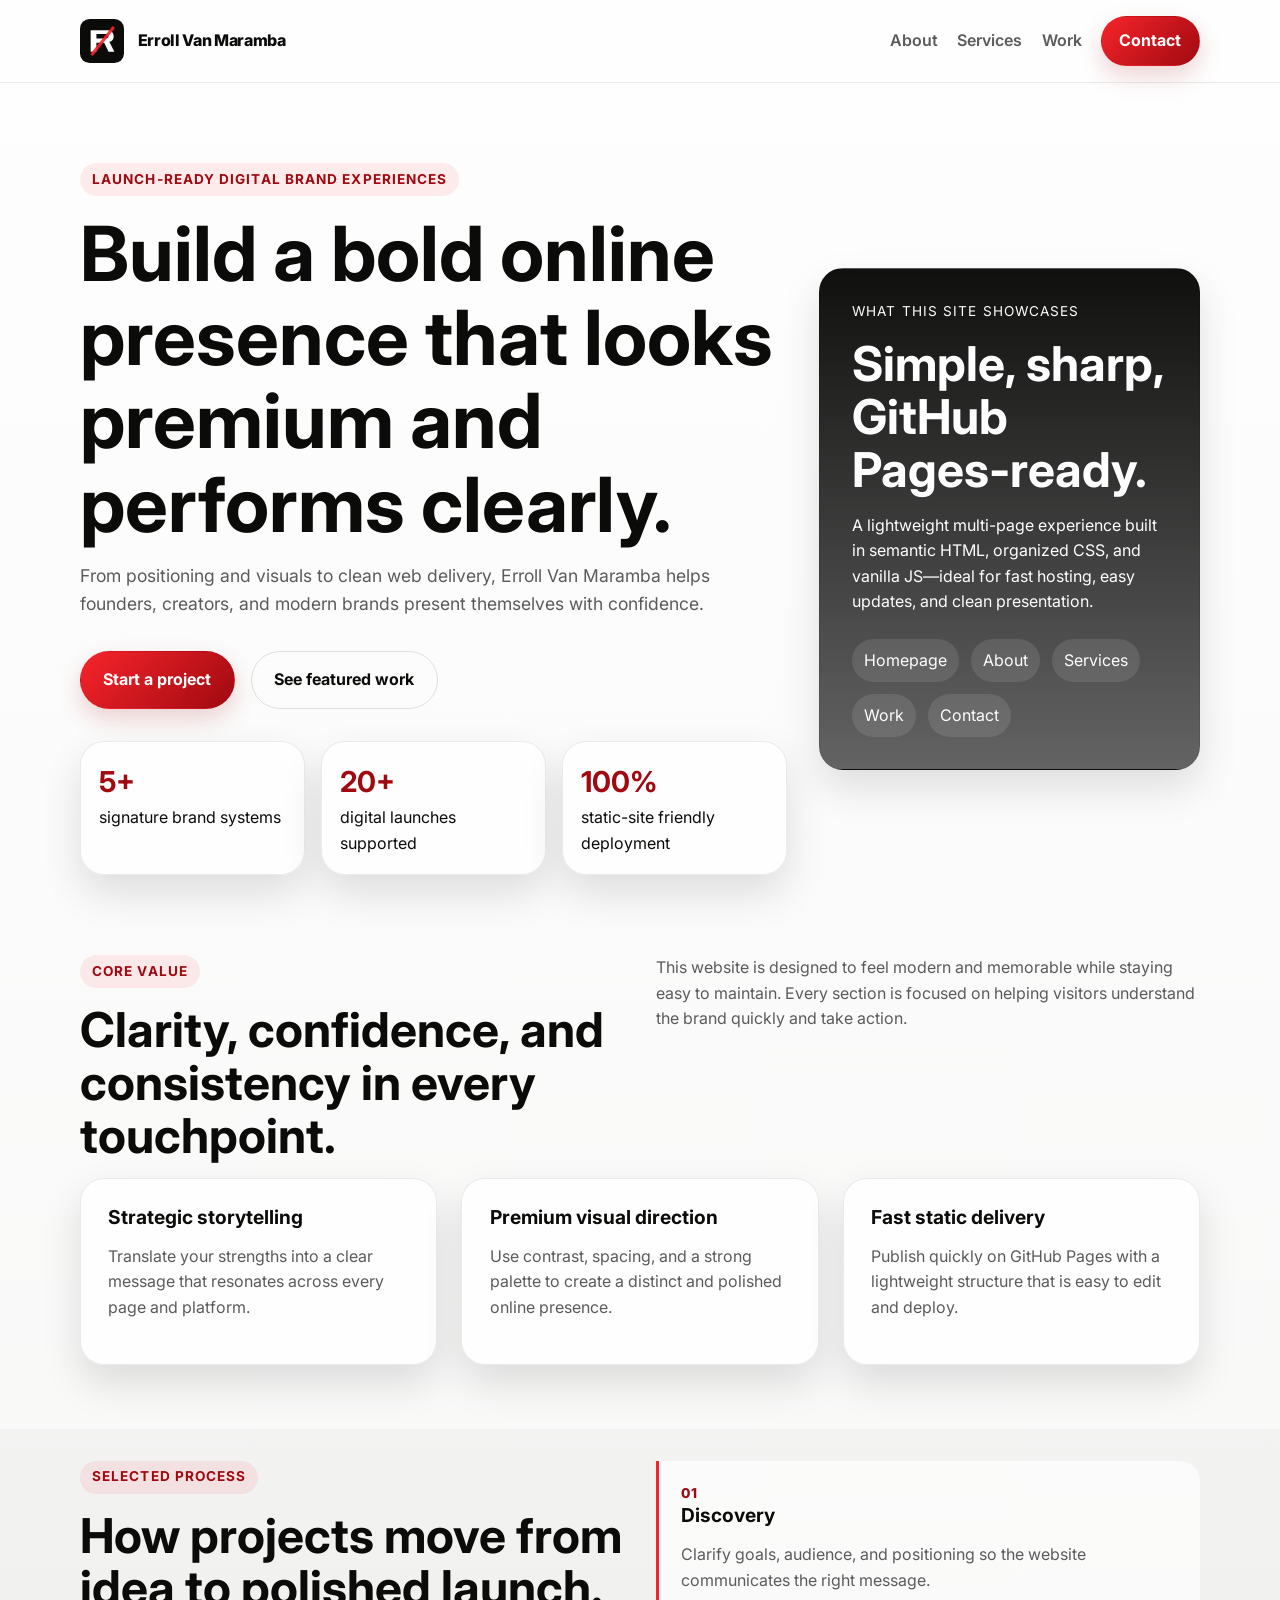
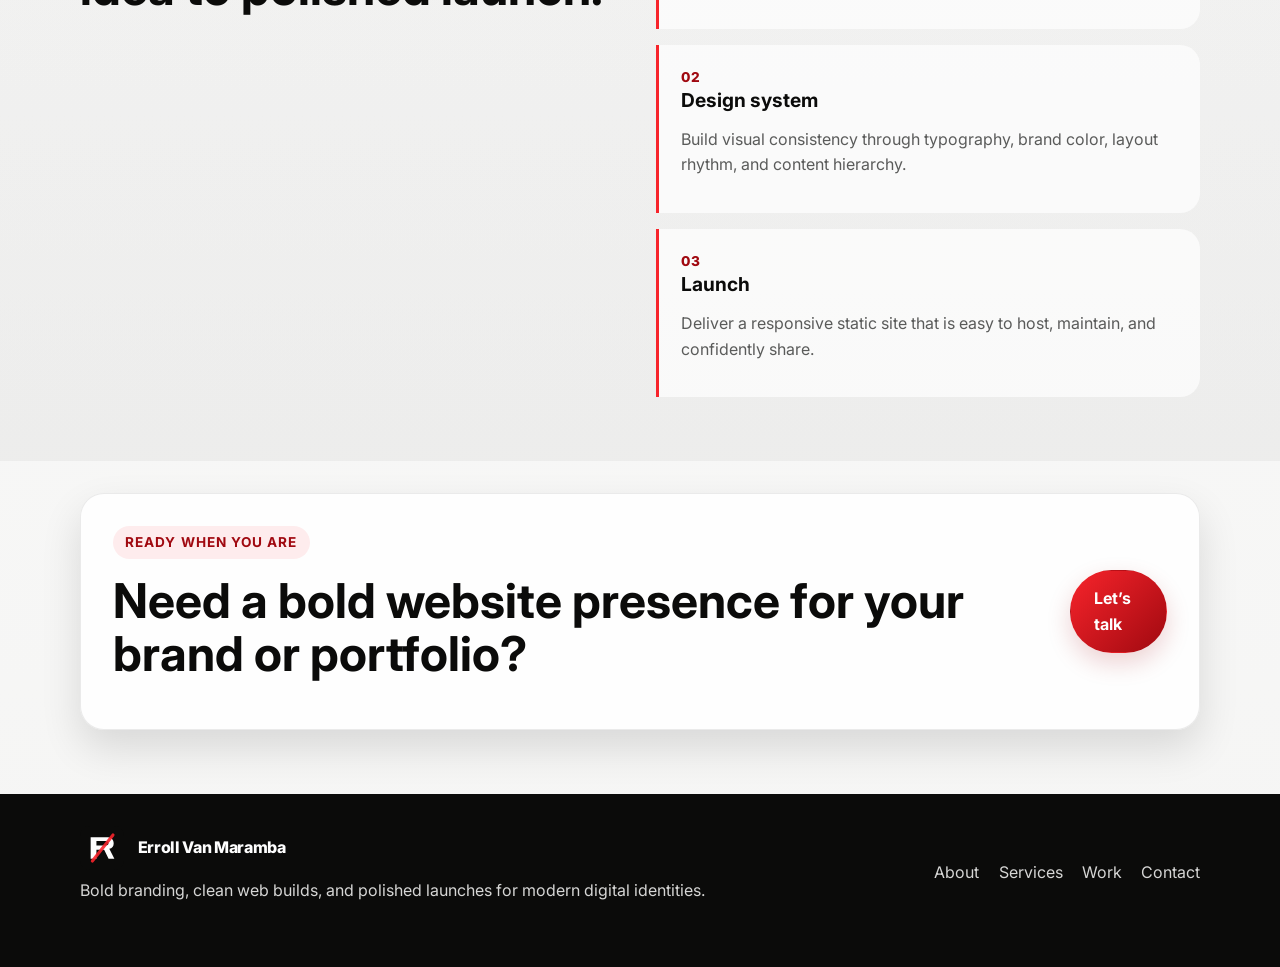
<file: index.html>
<!DOCTYPE html>
<html lang="en">
  <head>
    <meta charset="UTF-8" />
    <meta name="viewport" content="width=device-width, initial-scale=1.0" />
    <meta
      name="description"
      content="Erroll Van Maramba is a creative strategist building memorable digital experiences, brand systems, and polished launches."
    />
    <title>Erroll Van Maramba | Digital Presence & Brand Design</title>
    <link rel="preconnect" href="https://fonts.googleapis.com" />
    <link rel="preconnect" href="https://fonts.gstatic.com" crossorigin />
    <link
      href="https://fonts.googleapis.com/css2?family=Inter:wght@400;500;600;700;800&display=swap"
      rel="stylesheet"
    />
    <link rel="stylesheet" href="assets/css/styles.css" />
  </head>
  <body>
    <header class="site-header">
      <div class="container nav-shell">
        <a class="brand" href="index.html" aria-label="Erroll Van Maramba home">
          <img src="assets/images/logo.svg" alt="Erroll Van Maramba logo" class="brand__mark" />
          <span class="brand__text">Erroll Van Maramba</span>
        </a>
        <button class="nav-toggle" aria-expanded="false" aria-controls="site-nav">
          <span></span><span></span><span></span>
          <span class="sr-only">Toggle navigation</span>
        </button>
        <nav id="site-nav" class="site-nav" aria-label="Primary navigation">
          <a href="pages/about.html">About</a>
          <a href="pages/services.html">Services</a>
          <a href="pages/work.html">Work</a>
          <a href="pages/contact.html" class="button button--small">Contact</a>
        </nav>
      </div>
    </header>

    <main>
      <section class="hero">
        <div class="container hero__grid">
          <div>
            <p class="eyebrow">Launch-ready digital brand experiences</p>
            <h1>Build a bold online presence that looks premium and performs clearly.</h1>
            <p class="hero__copy">
              From positioning and visuals to clean web delivery, Erroll Van Maramba helps founders,
              creators, and modern brands present themselves with confidence.
            </p>
            <div class="hero__actions">
              <a class="button" href="pages/contact.html">Start a project</a>
              <a class="button button--ghost" href="pages/work.html">See featured work</a>
            </div>
            <ul class="hero__stats" aria-label="Key outcomes">
              <li><strong>5+</strong><span>signature brand systems</span></li>
              <li><strong>20+</strong><span>digital launches supported</span></li>
              <li><strong>100%</strong><span>static-site friendly deployment</span></li>
            </ul>
          </div>
          <aside class="hero-card">
            <p class="hero-card__label">What this site showcases</p>
            <h2>Simple, sharp, GitHub Pages-ready.</h2>
            <p>
              A lightweight multi-page experience built in semantic HTML, organized CSS, and vanilla JS—ideal
              for fast hosting, easy updates, and clean presentation.
            </p>
            <div class="hero-card__stack">
              <span>Homepage</span>
              <span>About</span>
              <span>Services</span>
              <span>Work</span>
              <span>Contact</span>
            </div>
          </aside>
        </div>
      </section>

      <section class="section">
        <div class="container section-heading">
          <div>
            <p class="eyebrow">Core value</p>
            <h2>Clarity, confidence, and consistency in every touchpoint.</h2>
          </div>
          <p>
            This website is designed to feel modern and memorable while staying easy to maintain. Every section
            is focused on helping visitors understand the brand quickly and take action.
          </p>
        </div>
        <div class="container card-grid card-grid--three">
          <article class="info-card">
            <h3>Strategic storytelling</h3>
            <p>Translate your strengths into a clear message that resonates across every page and platform.</p>
          </article>
          <article class="info-card">
            <h3>Premium visual direction</h3>
            <p>Use contrast, spacing, and a strong palette to create a distinct and polished online presence.</p>
          </article>
          <article class="info-card">
            <h3>Fast static delivery</h3>
            <p>Publish quickly on GitHub Pages with a lightweight structure that is easy to edit and deploy.</p>
          </article>
        </div>
      </section>

      <section class="section section--accent">
        <div class="container split-callout">
          <div>
            <p class="eyebrow">Selected process</p>
            <h2>How projects move from idea to polished launch.</h2>
          </div>
          <div class="timeline">
            <div>
              <span>01</span>
              <h3>Discovery</h3>
              <p>Clarify goals, audience, and positioning so the website communicates the right message.</p>
            </div>
            <div>
              <span>02</span>
              <h3>Design system</h3>
              <p>Build visual consistency through typography, brand color, layout rhythm, and content hierarchy.</p>
            </div>
            <div>
              <span>03</span>
              <h3>Launch</h3>
              <p>Deliver a responsive static site that is easy to host, maintain, and confidently share.</p>
            </div>
          </div>
        </div>
      </section>

      <section class="section">
        <div class="container cta-banner">
          <div>
            <p class="eyebrow">Ready when you are</p>
            <h2>Need a bold website presence for your brand or portfolio?</h2>
          </div>
          <a class="button" href="pages/contact.html">Let’s talk</a>
        </div>
      </section>
    </main>

    <footer class="site-footer">
      <div class="container footer-shell">
        <div>
          <a class="brand brand--footer" href="index.html">
            <img src="assets/images/logo.svg" alt="Erroll Van Maramba logo" class="brand__mark" />
            <span class="brand__text">Erroll Van Maramba</span>
          </a>
          <p>Bold branding, clean web builds, and polished launches for modern digital identities.</p>
        </div>
        <div class="footer-links">
          <a href="pages/about.html">About</a>
          <a href="pages/services.html">Services</a>
          <a href="pages/work.html">Work</a>
          <a href="pages/contact.html">Contact</a>
        </div>
      </div>
    </footer>

    <script src="assets/js/site.js"></script>
  </body>
</html>
</file>
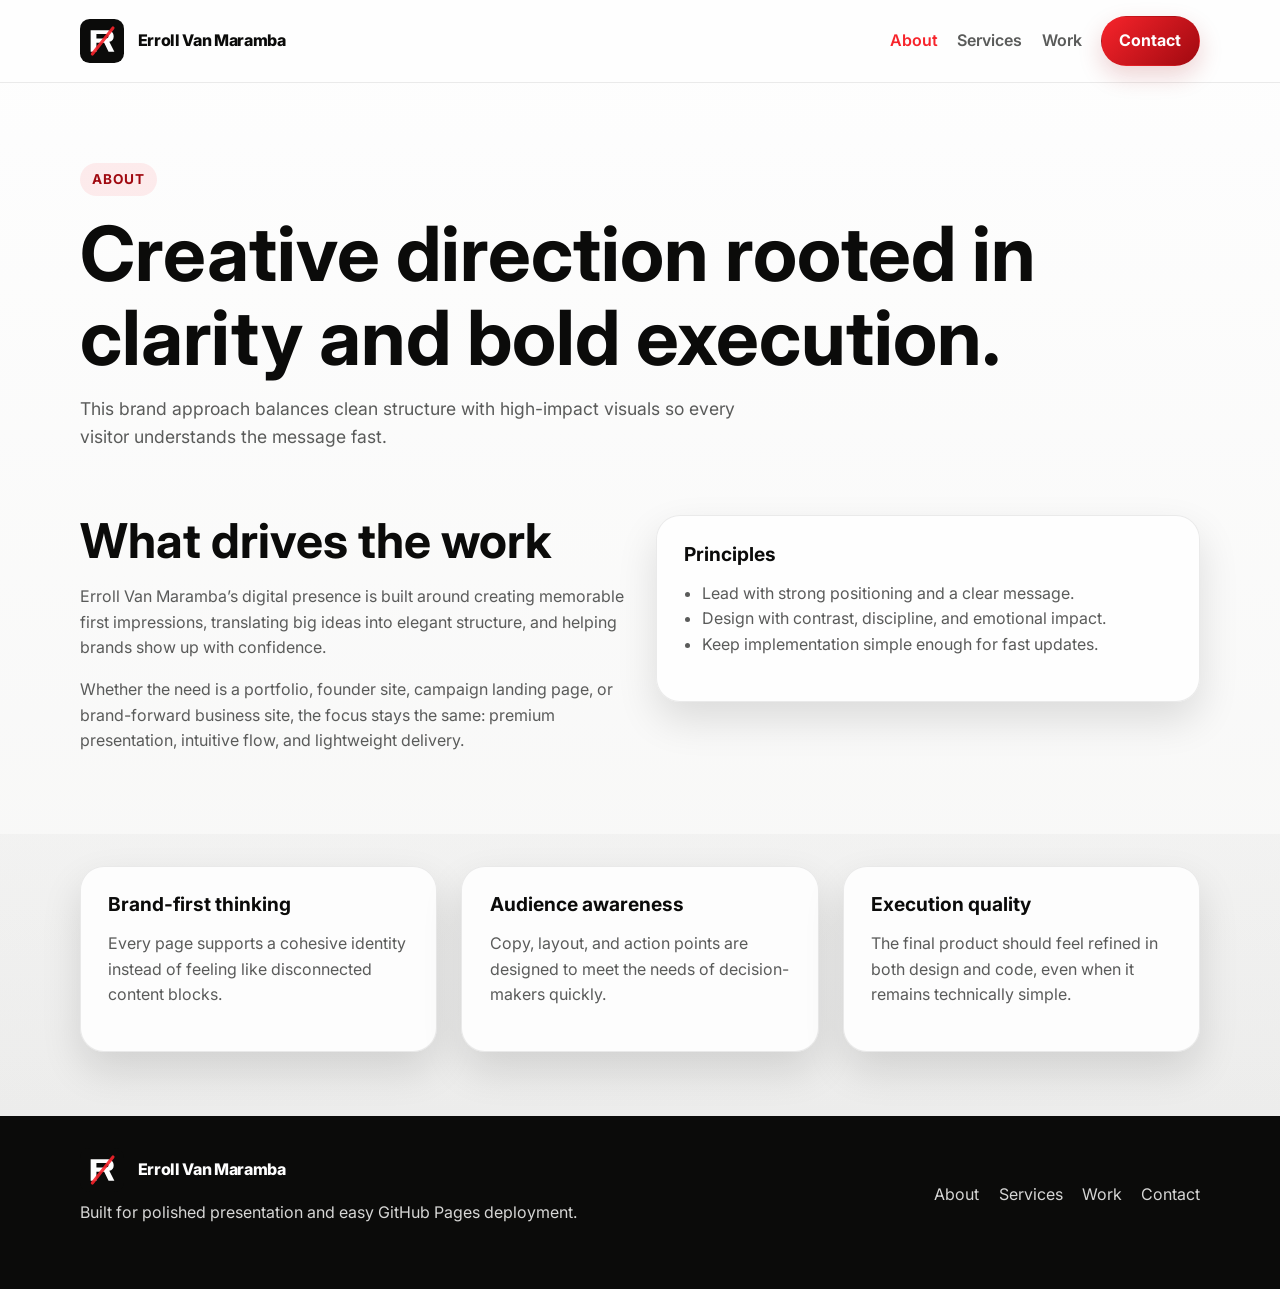
<file: pages/about.html>
<!DOCTYPE html>
<html lang="en">
  <head>
    <meta charset="UTF-8" />
    <meta name="viewport" content="width=device-width, initial-scale=1.0" />
    <meta name="description" content="Learn more about Erroll Van Maramba and the approach behind every digital brand experience." />
    <title>About | Erroll Van Maramba</title>
    <link rel="preconnect" href="https://fonts.googleapis.com" />
    <link rel="preconnect" href="https://fonts.gstatic.com" crossorigin />
    <link href="https://fonts.googleapis.com/css2?family=Inter:wght@400;500;600;700;800&display=swap" rel="stylesheet" />
    <link rel="stylesheet" href="../assets/css/styles.css" />
  </head>
  <body>
    <header class="site-header">
      <div class="container nav-shell">
        <a class="brand" href="../index.html"><img src="../assets/images/logo.svg" alt="Erroll Van Maramba logo" class="brand__mark" /><span class="brand__text">Erroll Van Maramba</span></a>
        <button class="nav-toggle" aria-expanded="false" aria-controls="site-nav"><span></span><span></span><span></span><span class="sr-only">Toggle navigation</span></button>
        <nav id="site-nav" class="site-nav" aria-label="Primary navigation">
          <a href="about.html" aria-current="page">About</a>
          <a href="services.html">Services</a>
          <a href="work.html">Work</a>
          <a href="contact.html" class="button button--small">Contact</a>
        </nav>
      </div>
    </header>
    <main>
      <section class="page-hero page-hero--compact">
        <div class="container">
          <p class="eyebrow">About</p>
          <h1>Creative direction rooted in clarity and bold execution.</h1>
          <p class="page-hero__copy">This brand approach balances clean structure with high-impact visuals so every visitor understands the message fast.</p>
        </div>
      </section>
      <section class="section">
        <div class="container content-grid">
          <div>
            <h2>What drives the work</h2>
            <p>Erroll Van Maramba’s digital presence is built around creating memorable first impressions, translating big ideas into elegant structure, and helping brands show up with confidence.</p>
            <p>Whether the need is a portfolio, founder site, campaign landing page, or brand-forward business site, the focus stays the same: premium presentation, intuitive flow, and lightweight delivery.</p>
          </div>
          <div class="info-panel">
            <h3>Principles</h3>
            <ul class="check-list">
              <li>Lead with strong positioning and a clear message.</li>
              <li>Design with contrast, discipline, and emotional impact.</li>
              <li>Keep implementation simple enough for fast updates.</li>
            </ul>
          </div>
        </div>
      </section>
      <section class="section section--accent">
        <div class="container card-grid card-grid--three">
          <article class="info-card"><h3>Brand-first thinking</h3><p>Every page supports a cohesive identity instead of feeling like disconnected content blocks.</p></article>
          <article class="info-card"><h3>Audience awareness</h3><p>Copy, layout, and action points are designed to meet the needs of decision-makers quickly.</p></article>
          <article class="info-card"><h3>Execution quality</h3><p>The final product should feel refined in both design and code, even when it remains technically simple.</p></article>
        </div>
      </section>
    </main>
    <footer class="site-footer"><div class="container footer-shell"><div><a class="brand brand--footer" href="../index.html"><img src="../assets/images/logo.svg" alt="Erroll Van Maramba logo" class="brand__mark" /><span class="brand__text">Erroll Van Maramba</span></a><p>Built for polished presentation and easy GitHub Pages deployment.</p></div><div class="footer-links"><a href="about.html">About</a><a href="services.html">Services</a><a href="work.html">Work</a><a href="contact.html">Contact</a></div></div></footer>
    <script src="../assets/js/site.js"></script>
  </body>
</html>
</file>
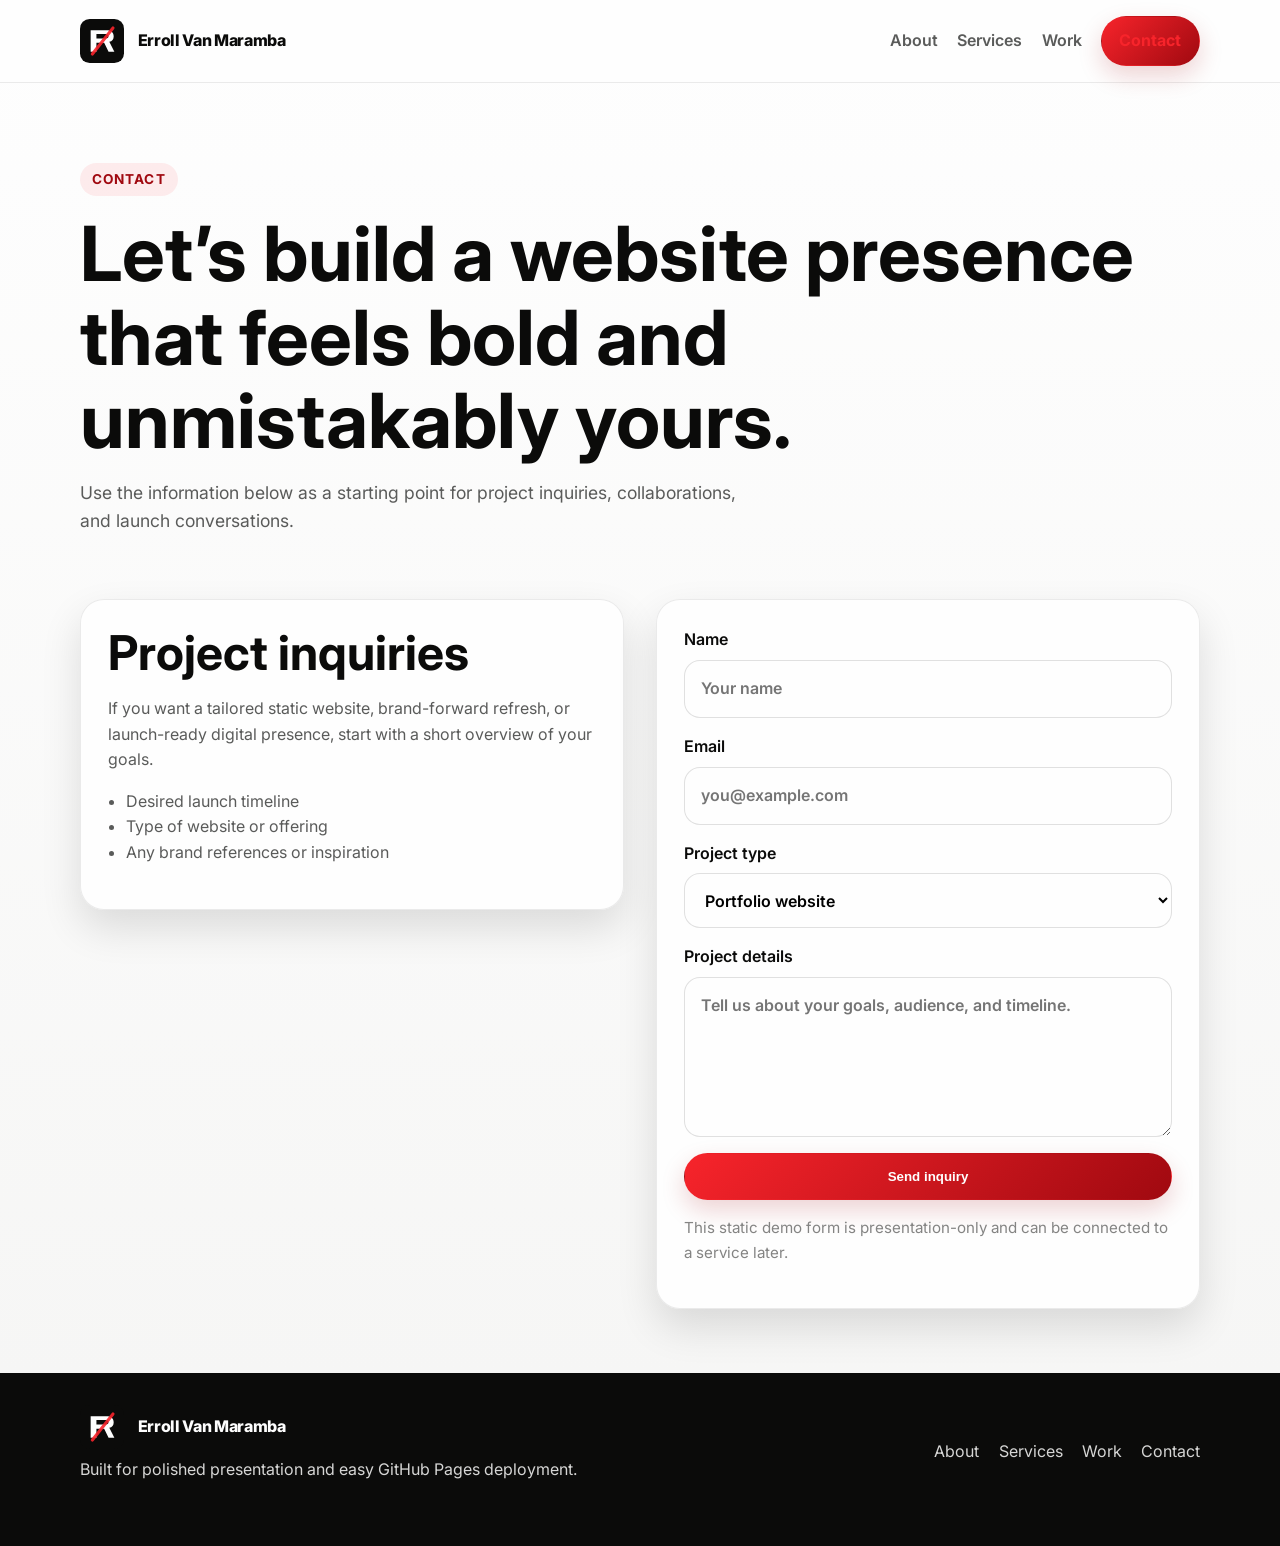
<file: pages/contact.html>
<!DOCTYPE html>
<html lang="en">
  <head>
    <meta charset="UTF-8" />
    <meta name="viewport" content="width=device-width, initial-scale=1.0" />
    <meta name="description" content="Get in touch with Erroll Van Maramba to discuss your website or brand project." />
    <title>Contact | Erroll Van Maramba</title>
    <link rel="preconnect" href="https://fonts.googleapis.com" />
    <link rel="preconnect" href="https://fonts.gstatic.com" crossorigin />
    <link href="https://fonts.googleapis.com/css2?family=Inter:wght@400;500;600;700;800&display=swap" rel="stylesheet" />
    <link rel="stylesheet" href="../assets/css/styles.css" />
  </head>
  <body>
    <header class="site-header">
      <div class="container nav-shell">
        <a class="brand" href="../index.html"><img src="../assets/images/logo.svg" alt="Erroll Van Maramba logo" class="brand__mark" /><span class="brand__text">Erroll Van Maramba</span></a>
        <button class="nav-toggle" aria-expanded="false" aria-controls="site-nav"><span></span><span></span><span></span><span class="sr-only">Toggle navigation</span></button>
        <nav id="site-nav" class="site-nav" aria-label="Primary navigation">
          <a href="about.html">About</a>
          <a href="services.html">Services</a>
          <a href="work.html">Work</a>
          <a href="contact.html" class="button button--small" aria-current="page">Contact</a>
        </nav>
      </div>
    </header>
    <main>
      <section class="page-hero page-hero--compact">
        <div class="container">
          <p class="eyebrow">Contact</p>
          <h1>Let’s build a website presence that feels bold and unmistakably yours.</h1>
          <p class="page-hero__copy">Use the information below as a starting point for project inquiries, collaborations, and launch conversations.</p>
        </div>
      </section>
      <section class="section">
        <div class="container contact-grid">
          <div class="info-panel">
            <h2>Project inquiries</h2>
            <p>If you want a tailored static website, brand-forward refresh, or launch-ready digital presence, start with a short overview of your goals.</p>
            <ul class="check-list">
              <li>Desired launch timeline</li>
              <li>Type of website or offering</li>
              <li>Any brand references or inspiration</li>
            </ul>
          </div>
          <form class="contact-form">
            <label>
              Name
              <input type="text" name="name" placeholder="Your name" />
            </label>
            <label>
              Email
              <input type="email" name="email" placeholder="you@example.com" />
            </label>
            <label>
              Project type
              <select name="project-type">
                <option>Portfolio website</option>
                <option>Business website</option>
                <option>Landing page</option>
                <option>Brand refresh</option>
              </select>
            </label>
            <label>
              Project details
              <textarea name="details" rows="5" placeholder="Tell us about your goals, audience, and timeline."></textarea>
            </label>
            <button type="submit" class="button">Send inquiry</button>
            <p class="form-note">This static demo form is presentation-only and can be connected to a service later.</p>
          </form>
        </div>
      </section>
    </main>
    <footer class="site-footer"><div class="container footer-shell"><div><a class="brand brand--footer" href="../index.html"><img src="../assets/images/logo.svg" alt="Erroll Van Maramba logo" class="brand__mark" /><span class="brand__text">Erroll Van Maramba</span></a><p>Built for polished presentation and easy GitHub Pages deployment.</p></div><div class="footer-links"><a href="about.html">About</a><a href="services.html">Services</a><a href="work.html">Work</a><a href="contact.html">Contact</a></div></div></footer>
    <script src="../assets/js/site.js"></script>
  </body>
</html>
</file>
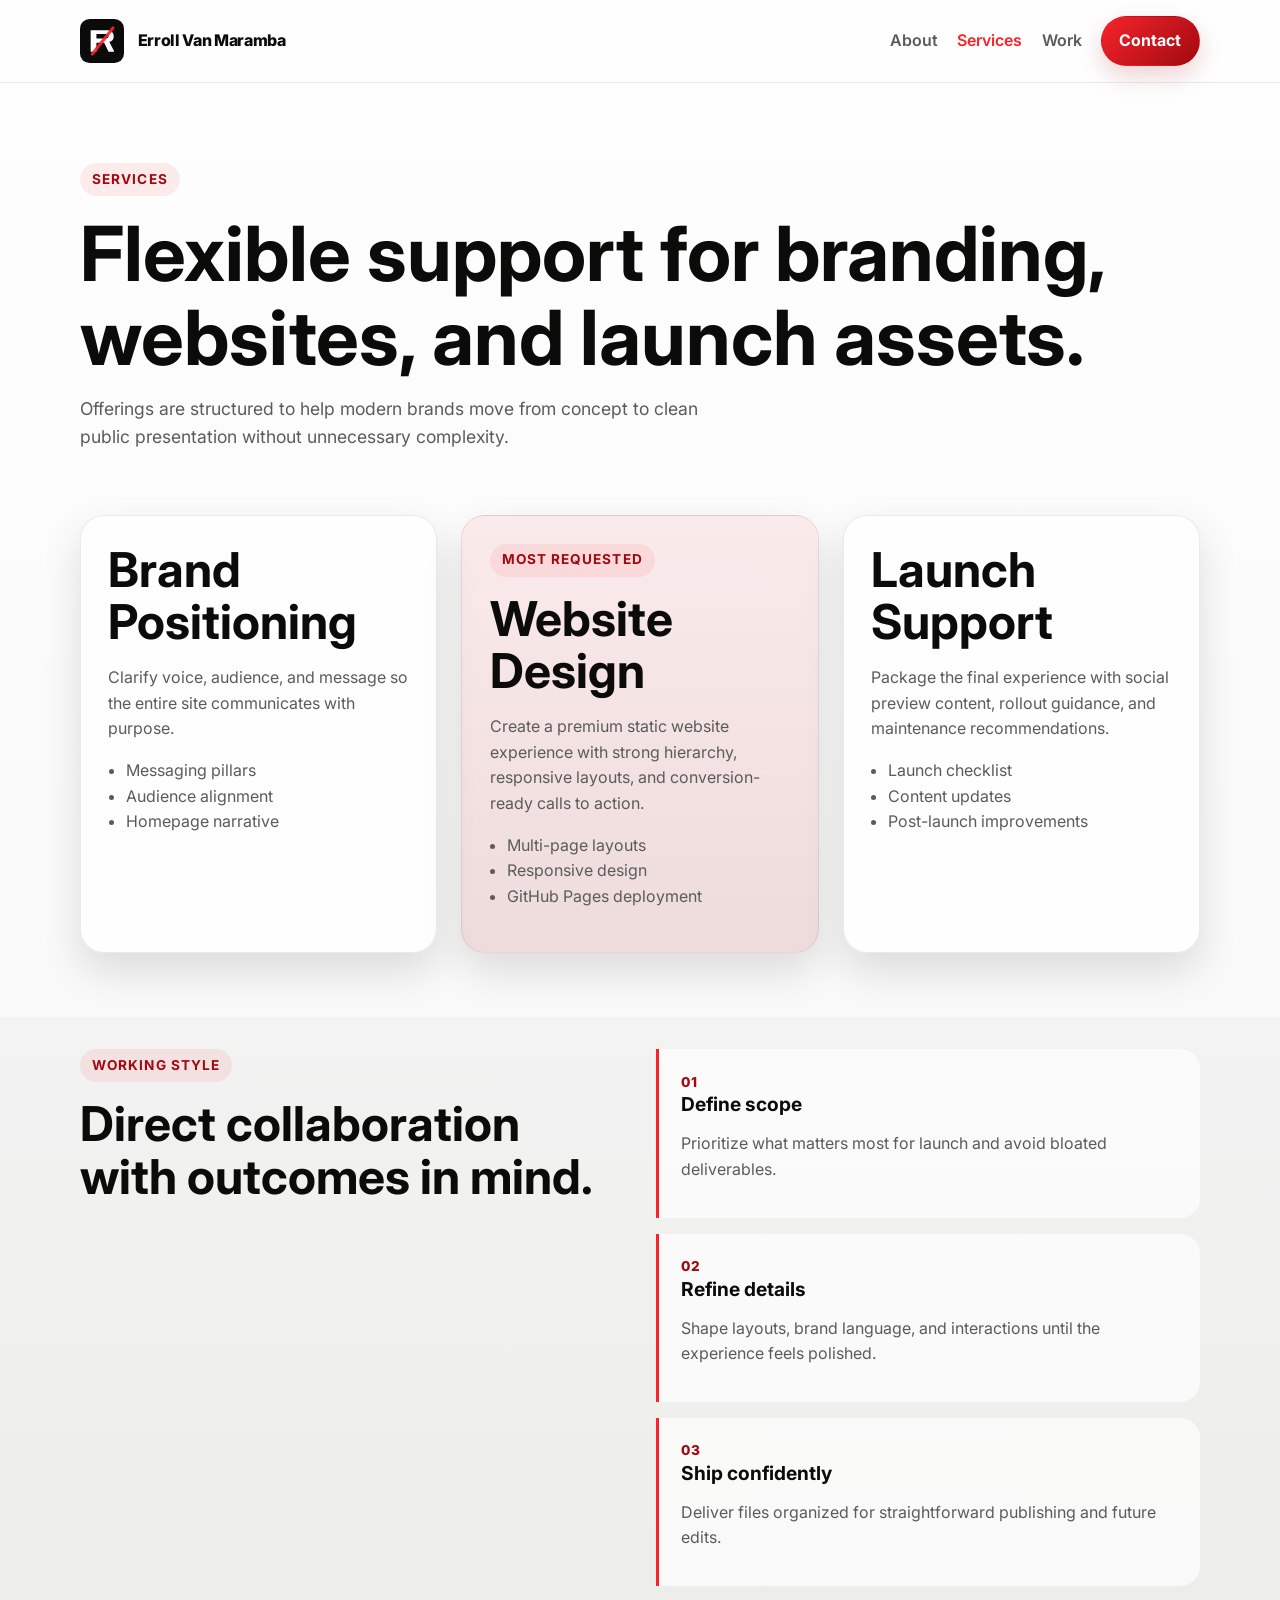
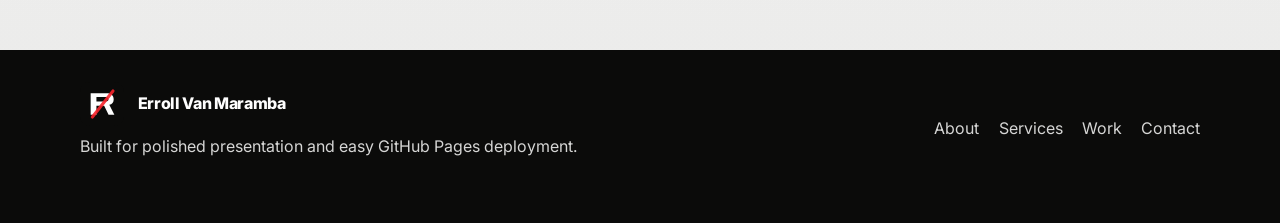
<file: pages/services.html>
<!DOCTYPE html>
<html lang="en">
  <head>
    <meta charset="UTF-8" />
    <meta name="viewport" content="width=device-width, initial-scale=1.0" />
    <meta name="description" content="Explore service offerings for brand strategy, website design, and launch support." />
    <title>Services | Erroll Van Maramba</title>
    <link rel="preconnect" href="https://fonts.googleapis.com" />
    <link rel="preconnect" href="https://fonts.gstatic.com" crossorigin />
    <link href="https://fonts.googleapis.com/css2?family=Inter:wght@400;500;600;700;800&display=swap" rel="stylesheet" />
    <link rel="stylesheet" href="../assets/css/styles.css" />
  </head>
  <body>
    <header class="site-header">
      <div class="container nav-shell">
        <a class="brand" href="../index.html"><img src="../assets/images/logo.svg" alt="Erroll Van Maramba logo" class="brand__mark" /><span class="brand__text">Erroll Van Maramba</span></a>
        <button class="nav-toggle" aria-expanded="false" aria-controls="site-nav"><span></span><span></span><span></span><span class="sr-only">Toggle navigation</span></button>
        <nav id="site-nav" class="site-nav" aria-label="Primary navigation">
          <a href="about.html">About</a>
          <a href="services.html" aria-current="page">Services</a>
          <a href="work.html">Work</a>
          <a href="contact.html" class="button button--small">Contact</a>
        </nav>
      </div>
    </header>
    <main>
      <section class="page-hero page-hero--compact">
        <div class="container">
          <p class="eyebrow">Services</p>
          <h1>Flexible support for branding, websites, and launch assets.</h1>
          <p class="page-hero__copy">Offerings are structured to help modern brands move from concept to clean public presentation without unnecessary complexity.</p>
        </div>
      </section>
      <section class="section">
        <div class="container card-grid card-grid--three">
          <article class="service-card">
            <h2>Brand Positioning</h2>
            <p>Clarify voice, audience, and message so the entire site communicates with purpose.</p>
            <ul class="check-list"><li>Messaging pillars</li><li>Audience alignment</li><li>Homepage narrative</li></ul>
          </article>
          <article class="service-card featured-service">
            <p class="eyebrow">Most requested</p>
            <h2>Website Design</h2>
            <p>Create a premium static website experience with strong hierarchy, responsive layouts, and conversion-ready calls to action.</p>
            <ul class="check-list"><li>Multi-page layouts</li><li>Responsive design</li><li>GitHub Pages deployment</li></ul>
          </article>
          <article class="service-card">
            <h2>Launch Support</h2>
            <p>Package the final experience with social preview content, rollout guidance, and maintenance recommendations.</p>
            <ul class="check-list"><li>Launch checklist</li><li>Content updates</li><li>Post-launch improvements</li></ul>
          </article>
        </div>
      </section>
      <section class="section section--accent">
        <div class="container split-callout">
          <div>
            <p class="eyebrow">Working style</p>
            <h2>Direct collaboration with outcomes in mind.</h2>
          </div>
          <div class="timeline">
            <div><span>01</span><h3>Define scope</h3><p>Prioritize what matters most for launch and avoid bloated deliverables.</p></div>
            <div><span>02</span><h3>Refine details</h3><p>Shape layouts, brand language, and interactions until the experience feels polished.</p></div>
            <div><span>03</span><h3>Ship confidently</h3><p>Deliver files organized for straightforward publishing and future edits.</p></div>
          </div>
        </div>
      </section>
    </main>
    <footer class="site-footer"><div class="container footer-shell"><div><a class="brand brand--footer" href="../index.html"><img src="../assets/images/logo.svg" alt="Erroll Van Maramba logo" class="brand__mark" /><span class="brand__text">Erroll Van Maramba</span></a><p>Built for polished presentation and easy GitHub Pages deployment.</p></div><div class="footer-links"><a href="about.html">About</a><a href="services.html">Services</a><a href="work.html">Work</a><a href="contact.html">Contact</a></div></div></footer>
    <script src="../assets/js/site.js"></script>
  </body>
</html>
</file>
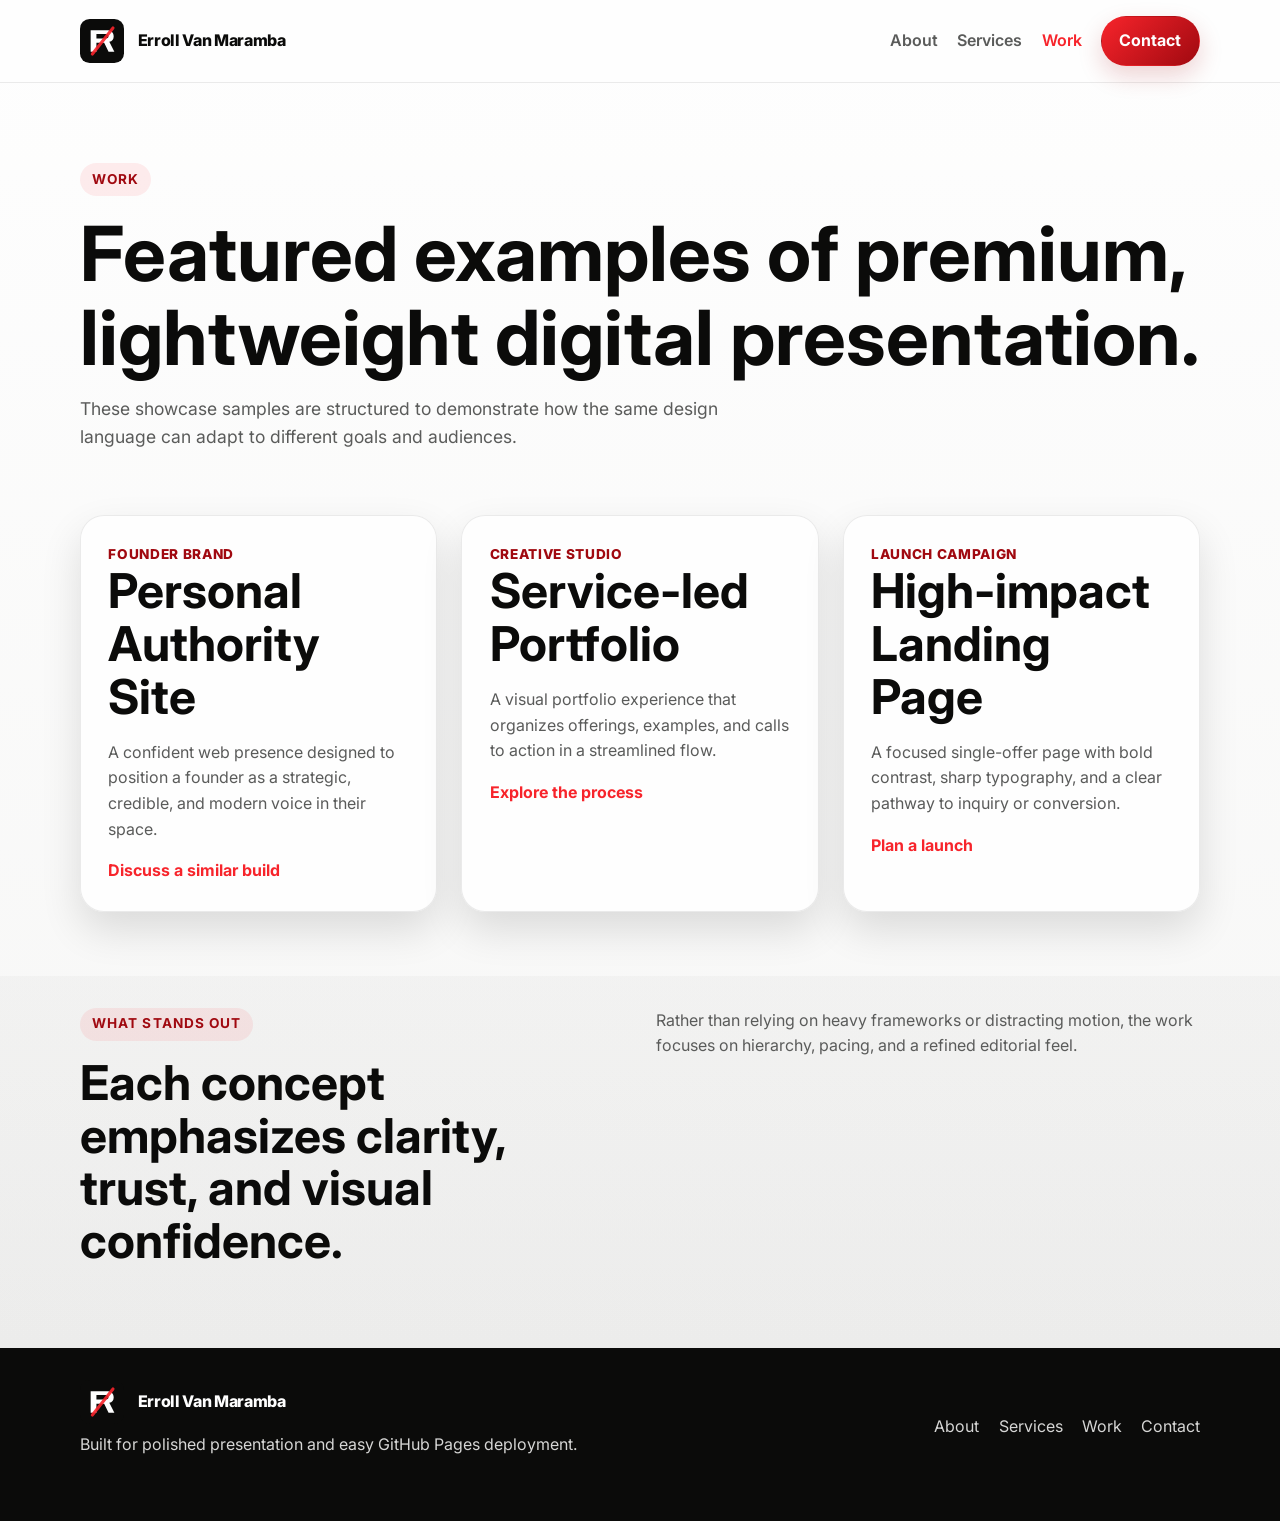
<file: pages/work.html>
<!DOCTYPE html>
<html lang="en">
  <head>
    <meta charset="UTF-8" />
    <meta name="viewport" content="width=device-width, initial-scale=1.0" />
    <meta name="description" content="Review featured web and brand presentation work by Erroll Van Maramba." />
    <title>Work | Erroll Van Maramba</title>
    <link rel="preconnect" href="https://fonts.googleapis.com" />
    <link rel="preconnect" href="https://fonts.gstatic.com" crossorigin />
    <link href="https://fonts.googleapis.com/css2?family=Inter:wght@400;500;600;700;800&display=swap" rel="stylesheet" />
    <link rel="stylesheet" href="../assets/css/styles.css" />
  </head>
  <body>
    <header class="site-header">
      <div class="container nav-shell">
        <a class="brand" href="../index.html"><img src="../assets/images/logo.svg" alt="Erroll Van Maramba logo" class="brand__mark" /><span class="brand__text">Erroll Van Maramba</span></a>
        <button class="nav-toggle" aria-expanded="false" aria-controls="site-nav"><span></span><span></span><span></span><span class="sr-only">Toggle navigation</span></button>
        <nav id="site-nav" class="site-nav" aria-label="Primary navigation">
          <a href="about.html">About</a>
          <a href="services.html">Services</a>
          <a href="work.html" aria-current="page">Work</a>
          <a href="contact.html" class="button button--small">Contact</a>
        </nav>
      </div>
    </header>
    <main>
      <section class="page-hero page-hero--compact">
        <div class="container">
          <p class="eyebrow">Work</p>
          <h1>Featured examples of premium, lightweight digital presentation.</h1>
          <p class="page-hero__copy">These showcase samples are structured to demonstrate how the same design language can adapt to different goals and audiences.</p>
        </div>
      </section>
      <section class="section">
        <div class="container project-grid">
          <article class="project-card">
            <div class="project-card__tag">Founder Brand</div>
            <h2>Personal Authority Site</h2>
            <p>A confident web presence designed to position a founder as a strategic, credible, and modern voice in their space.</p>
            <a href="contact.html">Discuss a similar build</a>
          </article>
          <article class="project-card">
            <div class="project-card__tag">Creative Studio</div>
            <h2>Service-led Portfolio</h2>
            <p>A visual portfolio experience that organizes offerings, examples, and calls to action in a streamlined flow.</p>
            <a href="contact.html">Explore the process</a>
          </article>
          <article class="project-card">
            <div class="project-card__tag">Launch Campaign</div>
            <h2>High-impact Landing Page</h2>
            <p>A focused single-offer page with bold contrast, sharp typography, and a clear pathway to inquiry or conversion.</p>
            <a href="contact.html">Plan a launch</a>
          </article>
        </div>
      </section>
      <section class="section section--accent">
        <div class="container section-heading">
          <div>
            <p class="eyebrow">What stands out</p>
            <h2>Each concept emphasizes clarity, trust, and visual confidence.</h2>
          </div>
          <p>Rather than relying on heavy frameworks or distracting motion, the work focuses on hierarchy, pacing, and a refined editorial feel.</p>
        </div>
      </section>
    </main>
    <footer class="site-footer"><div class="container footer-shell"><div><a class="brand brand--footer" href="../index.html"><img src="../assets/images/logo.svg" alt="Erroll Van Maramba logo" class="brand__mark" /><span class="brand__text">Erroll Van Maramba</span></a><p>Built for polished presentation and easy GitHub Pages deployment.</p></div><div class="footer-links"><a href="about.html">About</a><a href="services.html">Services</a><a href="work.html">Work</a><a href="contact.html">Contact</a></div></div></footer>
    <script src="../assets/js/site.js"></script>
  </body>
</html>
</file>
<file: assets/css/styles.css>
:root {
  --black: #0b0b0a;
  --bright-red: #f7242b;
  --dark-red: #a00910;
  --dark-gray: #5a5b5a;
  --medium-gray: #848483;
  --light-gray: #b3b3b2;
  --very-light-gray: #d6d6d5;
  --white: #fefefe;
  --page-width: 1120px;
  --shadow: 0 18px 40px rgba(11, 11, 10, 0.12);
  --radius: 24px;
}

* { box-sizing: border-box; }
html { scroll-behavior: smooth; }
body {
  margin: 0;
  font-family: 'Inter', sans-serif;
  color: var(--black);
  background: linear-gradient(180deg, #fefefe 0%, #f5f5f4 100%);
  line-height: 1.6;
}
img { max-width: 100%; display: block; }
a { color: inherit; text-decoration: none; }
p { margin: 0 0 1rem; color: var(--dark-gray); }
h1, h2, h3 { margin: 0 0 1rem; line-height: 1.1; color: var(--black); }
h1 { font-size: clamp(2.8rem, 6vw, 4.75rem); }
h2 { font-size: clamp(2rem, 4vw, 3rem); }
h3 { font-size: 1.2rem; }
.container { width: min(calc(100% - 2rem), var(--page-width)); margin: 0 auto; }
.eyebrow {
  display: inline-flex;
  margin-bottom: 1rem;
  padding: 0.35rem 0.75rem;
  border-radius: 999px;
  background: rgba(247, 36, 43, 0.08);
  color: var(--dark-red);
  font-weight: 700;
  font-size: 0.85rem;
  text-transform: uppercase;
  letter-spacing: 0.08em;
}
.button {
  display: inline-flex;
  align-items: center;
  justify-content: center;
  gap: 0.5rem;
  padding: 0.95rem 1.4rem;
  border: 1px solid transparent;
  border-radius: 999px;
  background: linear-gradient(135deg, var(--bright-red), var(--dark-red));
  color: var(--white);
  font-weight: 700;
  transition: transform 0.2s ease, box-shadow 0.2s ease;
  box-shadow: 0 10px 24px rgba(160, 9, 16, 0.18);
}
.button:hover, .button:focus-visible { transform: translateY(-1px); }
.button--ghost { background: transparent; border-color: rgba(11, 11, 10, 0.12); color: var(--black); box-shadow: none; }
.button--small { padding: 0.7rem 1.1rem; }
.sr-only {
  position: absolute; width: 1px; height: 1px; padding: 0; margin: -1px;
  overflow: hidden; clip: rect(0, 0, 0, 0); border: 0;
}
.site-header {
  position: sticky; top: 0; z-index: 10;
  backdrop-filter: blur(18px);
  background: rgba(254, 254, 254, 0.9);
  border-bottom: 1px solid rgba(11,11,10,0.08);
}
.nav-shell { display: flex; align-items: center; justify-content: space-between; min-height: 82px; gap: 1rem; }
.brand { display: inline-flex; align-items: center; gap: 0.85rem; font-weight: 800; letter-spacing: -0.02em; }
.brand__mark { width: 44px; height: 44px; }
.brand__text { font-size: 1rem; }
.site-nav { display: flex; align-items: center; gap: 1.2rem; }
.site-nav a:not(.button) { color: var(--dark-gray); font-weight: 600; }
.site-nav a[aria-current='page'] { color: var(--bright-red); }
.nav-toggle {
  display: none; border: 0; background: transparent; padding: 0.35rem; cursor: pointer;
}
.nav-toggle span:not(.sr-only) {
  display: block; width: 24px; height: 2px; background: var(--black); margin: 5px 0;
}
.hero, .page-hero { padding: 5rem 0 3rem; }
.hero__grid, .contact-grid, .content-grid, .split-callout, .section-heading { display: grid; gap: 2rem; }
.hero__grid { grid-template-columns: minmax(0, 1.3fr) minmax(320px, 0.7fr); align-items: center; }
.hero__copy, .page-hero__copy { font-size: 1.1rem; max-width: 60ch; }
.hero__actions { display: flex; gap: 1rem; flex-wrap: wrap; margin: 2rem 0; }
.hero__stats {
  list-style: none; padding: 0; margin: 2rem 0 0;
  display: grid; grid-template-columns: repeat(3, minmax(0, 1fr)); gap: 1rem;
}
.hero__stats li, .info-card, .service-card, .project-card, .hero-card, .info-panel, .contact-form, .cta-banner {
  background: rgba(254, 254, 254, 0.92);
  border: 1px solid rgba(11,11,10,0.08);
  border-radius: var(--radius);
  box-shadow: var(--shadow);
}
.hero__stats li { padding: 1.1rem; }
.hero__stats strong { display: block; font-size: 1.8rem; color: var(--dark-red); }
.hero-card { padding: 2rem; background: linear-gradient(180deg, rgba(11,11,10,0.98), rgba(90,91,90,0.95)); color: var(--white); }
.hero-card h2, .hero-card p { color: var(--white); }
.hero-card__label { color: var(--light-gray); text-transform: uppercase; letter-spacing: 0.08em; font-size: 0.85rem; }
.hero-card__stack { display: flex; flex-wrap: wrap; gap: 0.75rem; margin-top: 1.5rem; }
.hero-card__stack span { padding: 0.55rem 0.75rem; border-radius: 999px; background: rgba(254,254,254,0.1); }
.section { padding: 2rem 0 4rem; }
.section--accent { background: linear-gradient(180deg, rgba(214,214,213,0.18), rgba(179,179,178,0.15)); }
.section-heading, .split-callout, .content-grid, .contact-grid { grid-template-columns: repeat(2, minmax(0, 1fr)); align-items: start; }
.card-grid { display: grid; gap: 1.5rem; }
.card-grid--three, .project-grid { grid-template-columns: repeat(3, minmax(0, 1fr)); }
.info-card, .service-card, .project-card, .info-panel, .contact-form { padding: 1.7rem; }
.featured-service { background: linear-gradient(180deg, rgba(247,36,43,0.08), rgba(160,9,16,0.12)); }
.timeline { display: grid; gap: 1rem; }
.timeline div { padding: 1.2rem 1.4rem; border-left: 3px solid var(--bright-red); background: rgba(254,254,254,0.75); border-radius: 0 20px 20px 0; }
.timeline span, .project-card__tag { color: var(--dark-red); font-weight: 800; letter-spacing: 0.05em; text-transform: uppercase; font-size: 0.85rem; }
.project-grid { display: grid; gap: 1.5rem; }
.project-card a { color: var(--bright-red); font-weight: 700; }
.contact-form { display: grid; gap: 1rem; }
.contact-form label { display: grid; gap: 0.45rem; font-weight: 600; color: var(--black); }
.contact-form input, .contact-form select, .contact-form textarea {
  width: 100%; padding: 0.95rem 1rem; border-radius: 16px; border: 1px solid rgba(11,11,10,0.12); background: var(--white); font: inherit;
}
.contact-form input:focus, .contact-form select:focus, .contact-form textarea:focus { outline: 2px solid rgba(247,36,43,0.2); border-color: var(--bright-red); }
.form-note { font-size: 0.95rem; color: var(--medium-gray); }
.check-list { padding-left: 1.1rem; color: var(--dark-gray); }
.cta-banner, .footer-shell { display: flex; align-items: center; justify-content: space-between; gap: 2rem; }
.cta-banner { padding: 2rem; }
.site-footer { padding: 2rem 0 3rem; background: var(--black); color: var(--white); }
.site-footer p, .site-footer a { color: var(--very-light-gray); }
.brand--footer .brand__text { color: var(--white); }
.footer-links { display: flex; flex-wrap: wrap; gap: 1rem 1.2rem; }
.page-hero--compact { padding-bottom: 1rem; }

@media (max-width: 900px) {
  .hero__grid, .section-heading, .split-callout, .content-grid, .contact-grid, .card-grid--three, .project-grid {
    grid-template-columns: 1fr;
  }
  .hero__stats { grid-template-columns: 1fr; }
  .site-nav {
    position: absolute; top: 82px; left: 1rem; right: 1rem; display: none; flex-direction: column;
    align-items: stretch; padding: 1rem; border-radius: 20px; background: rgba(254,254,254,0.98); box-shadow: var(--shadow);
  }
  .site-nav.is-open { display: flex; }
  .nav-toggle { display: block; }
  .cta-banner, .footer-shell { flex-direction: column; align-items: flex-start; }
}
</file>
